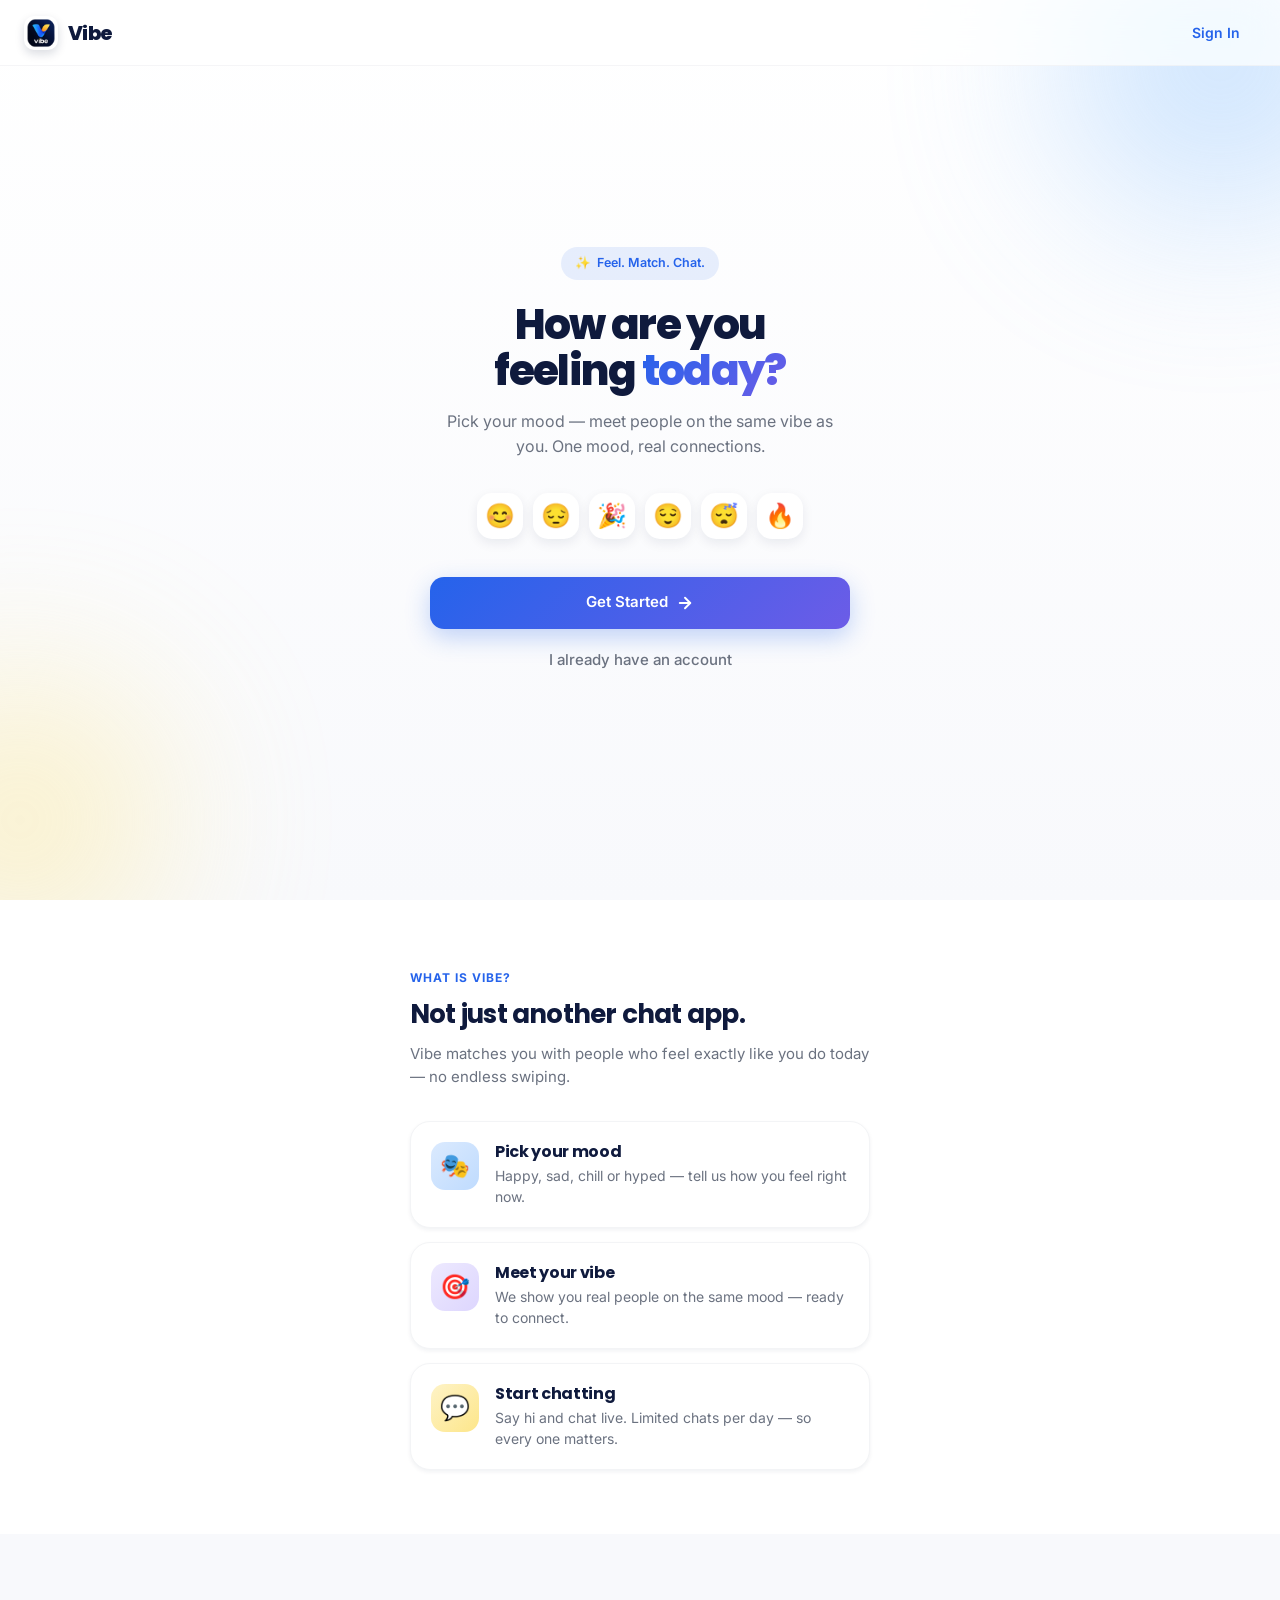
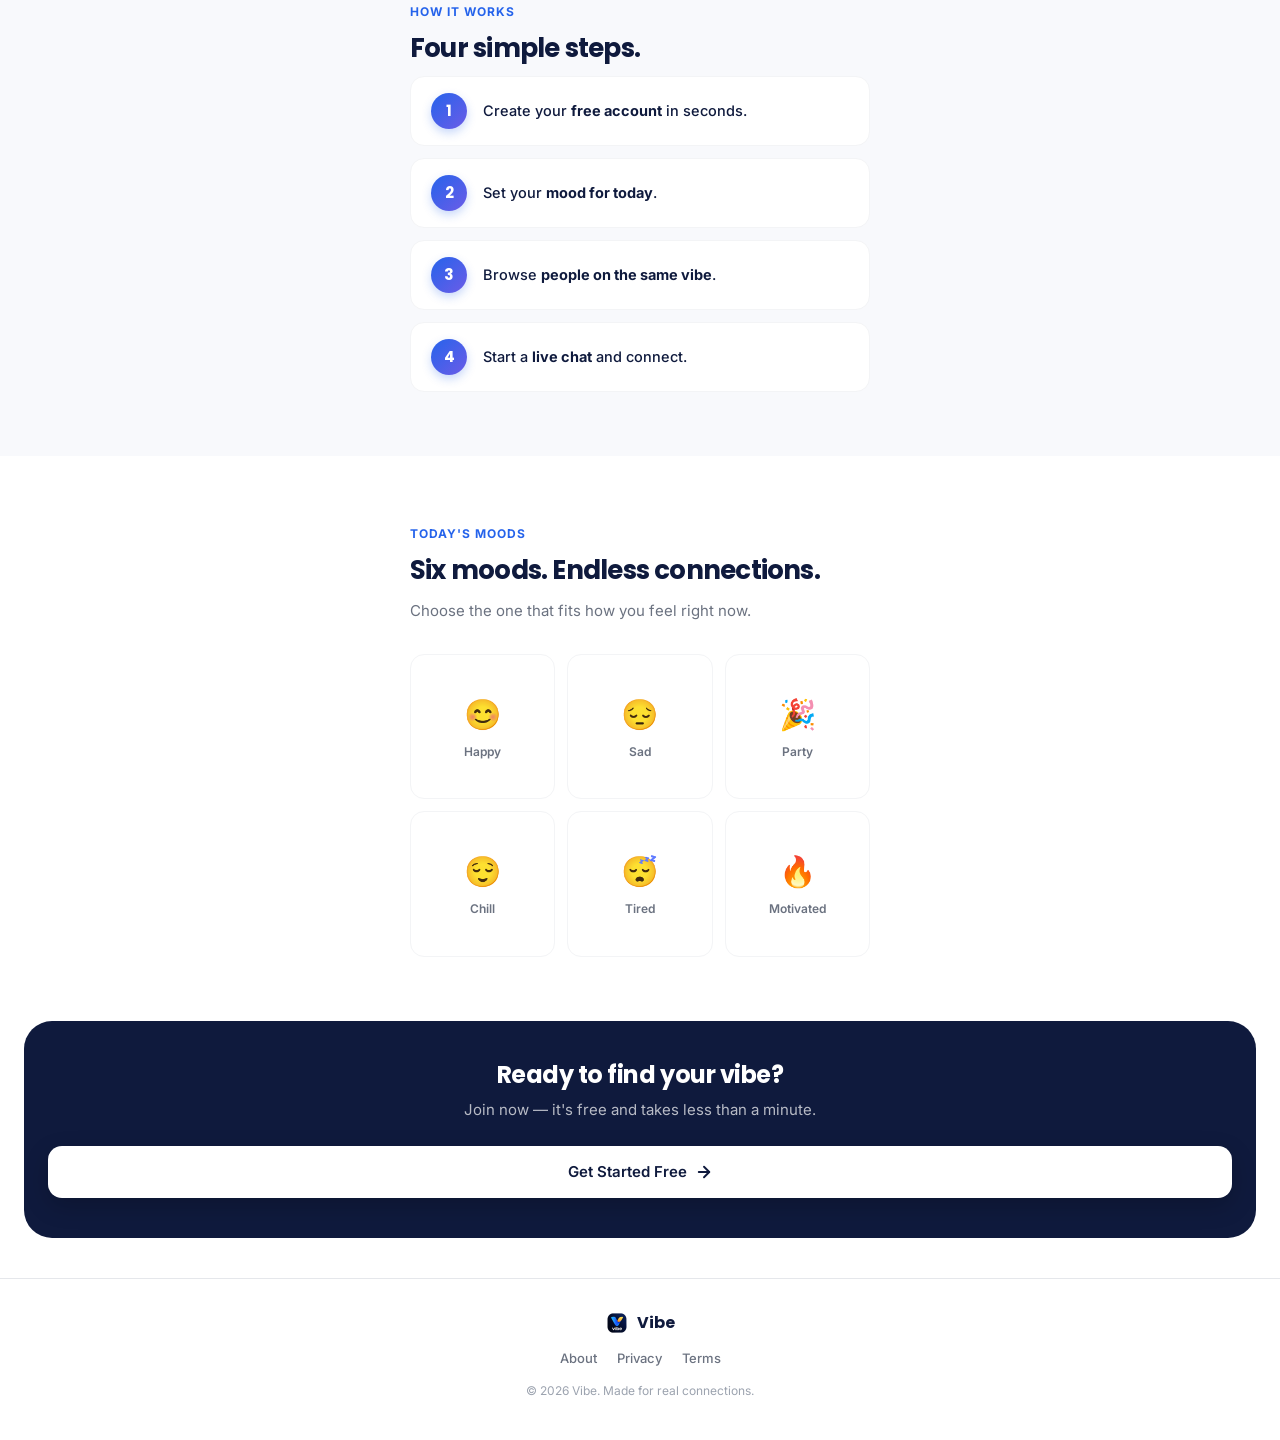
<file: index.html>
<!DOCTYPE html>
<html lang="en">
<head>
<meta charset="UTF-8">
<meta name="viewport" content="width=device-width, initial-scale=1.0, maximum-scale=1.0, user-scalable=no, viewport-fit=cover">
<meta name="theme-color" content="#0F1A3D">
<meta name="description" content="Vibe — Find friends who match your mood today.">

<!-- PWA -->
<link rel="manifest" href="manifest.json">
<link rel="apple-touch-icon" href="assets/icons/apple-touch-icon.png">
<link rel="icon" type="image/png" sizes="32x32" href="assets/icons/favicon-32x32.png">
<link rel="icon" type="image/png" sizes="16x16" href="assets/icons/favicon-16x16.png">
<link rel="icon" href="assets/icons/favicon.ico">

<!-- Fonts -->
<link rel="preconnect" href="https://fonts.googleapis.com">
<link rel="preconnect" href="https://fonts.gstatic.com" crossorigin>
<link href="https://fonts.googleapis.com/css2?family=Poppins:wght@600;700;800&family=Inter:wght@400;500;600;700&display=swap" rel="stylesheet">

<!-- Global Styles -->
<link rel="stylesheet" href="css/global.css">

<title>Vibe — Match Your Mood</title>

<style>
/* ============================================
   LANDING PAGE — Specific Styles
============================================ */

/* ---------- Navbar ---------- */
.navbar {
  position: fixed;
  top: 0; left: 0; right: 0;
  padding: 14px 24px;
  display: flex;
  align-items: center;
  justify-content: space-between;
  background: rgba(255,255,255,0.75);
  backdrop-filter: saturate(180%) blur(20px);
  -webkit-backdrop-filter: saturate(180%) blur(20px);
  z-index: 100;
  border-bottom: 1px solid rgba(229,231,235,0.4);
}

.logo {
  display: flex;
  align-items: center;
  gap: 10px;
  font-family: 'Poppins', sans-serif;
  font-weight: 800;
  font-size: 20px;
  color: var(--text-primary);
  letter-spacing: -0.03em;
}

.logo-img {
  width: 34px;
  height: 34px;
  border-radius: 10px;
  object-fit: cover;
  box-shadow: 0 4px 10px rgba(15,26,61,0.15);
}

.nav-signin {
  font-size: 14px;
  font-weight: 600;
  color: var(--primary);
  padding: 8px 16px;
  border-radius: 10px;
  transition: background 0.2s;
}
.nav-signin:active { background: rgba(37,99,235,0.08); }

/* ---------- Hero ---------- */
.hero {
  min-height: 100vh;
  min-height: 100dvh;
  padding: 100px 24px 60px;
  display: flex;
  flex-direction: column;
  justify-content: center;
  align-items: center;
  text-align: center;
  position: relative;
  overflow: hidden;
  background: var(--gradient-hero);
}

/* Background blobs */
.hero::before,
.hero::after {
  content: '';
  position: absolute;
  border-radius: 50%;
  filter: blur(90px);
  opacity: 0.45;
  z-index: 0;
  pointer-events: none;
}
.hero::before {
  width: 320px; height: 320px;
  background: #93C5FD;
  top: -100px; right: -100px;
}
.hero::after {
  width: 280px; height: 280px;
  background: #FDE68A;
  bottom: -60px; left: -120px;
}

.hero-content {
  position: relative;
  z-index: 1;
  max-width: 420px;
  width: 100%;
}

.hero-badge {
  display: inline-flex;
  align-items: center;
  gap: 6px;
  background: rgba(37,99,235,0.1);
  color: var(--primary);
  font-size: 12.5px;
  font-weight: 600;
  padding: 7px 14px;
  border-radius: 100px;
  margin-bottom: 22px;
  animation: fadeUp 0.6s var(--ease) both;
}

.hero h1 {
  font-size: 42px;
  font-weight: 800;
  margin-bottom: 16px;
  letter-spacing: -0.04em;
  line-height: 1.08;
  animation: fadeUp 0.6s var(--ease) 0.08s both;
}

.hero h1 .gradient {
  background: var(--gradient-primary);
  -webkit-background-clip: text;
  -webkit-text-fill-color: transparent;
  background-clip: text;
}

.hero-subtitle {
  font-size: 16px;
  color: var(--text-secondary);
  margin-bottom: 34px;
  line-height: 1.55;
  animation: fadeUp 0.6s var(--ease) 0.16s both;
}

/* Mood emojis */
.mood-row {
  display: flex;
  justify-content: center;
  gap: 10px;
  margin-bottom: 38px;
  flex-wrap: nowrap;
  animation: fadeUp 0.6s var(--ease) 0.24s both;
}

.mood-emoji {
  width: 46px;
  height: 46px;
  border-radius: 15px;
  background: white;
  display: grid;
  place-items: center;
  font-size: 24px;
  box-shadow: 0 4px 12px rgba(15,26,61,0.08);
  animation: float 3s ease-in-out infinite;
  flex-shrink: 0;
}

.mood-emoji:nth-child(1) { animation-delay: 0s; }
.mood-emoji:nth-child(2) { animation-delay: 0.3s; }
.mood-emoji:nth-child(3) { animation-delay: 0.6s; }
.mood-emoji:nth-child(4) { animation-delay: 0.9s; }
.mood-emoji:nth-child(5) { animation-delay: 1.2s; }
.mood-emoji:nth-child(6) { animation-delay: 1.5s; }

.hero-actions {
  animation: fadeUp 0.6s var(--ease) 0.32s both;
}

.hero-actions .btn { margin-bottom: 10px; }

/* ---------- Section Base ---------- */
.section {
  padding: 64px 24px;
  position: relative;
}

.section-inner {
  max-width: 460px;
  margin: 0 auto;
}

.section-tag {
  display: inline-block;
  font-size: 12px;
  font-weight: 700;
  color: var(--primary);
  letter-spacing: 0.08em;
  text-transform: uppercase;
  margin-bottom: 12px;
}

.section-title {
  font-size: 26px;
  font-weight: 700;
  margin-bottom: 12px;
  letter-spacing: -0.03em;
}

.section-subtitle {
  font-size: 15px;
  color: var(--text-secondary);
  margin-bottom: 32px;
  line-height: 1.55;
}

/* ---------- About Cards ---------- */
.about-cards {
  display: flex;
  flex-direction: column;
  gap: 14px;
}

.about-card {
  display: flex;
  align-items: flex-start;
  gap: 16px;
  padding: 20px;
  background: var(--bg-primary);
  border-radius: var(--radius-lg);
  border: 1px solid var(--border-light);
  box-shadow: var(--shadow-sm);
  transition: all var(--transition);
}

.about-card:active {
  transform: scale(0.98);
  box-shadow: var(--shadow-md);
}

.about-icon {
  width: 48px;
  height: 48px;
  border-radius: 14px;
  display: grid;
  place-items: center;
  font-size: 24px;
  flex-shrink: 0;
}

.about-icon.blue { background: linear-gradient(135deg, #DBEAFE, #BFDBFE); }
.about-icon.purple { background: linear-gradient(135deg, #EDE9FE, #DDD6FE); }
.about-icon.yellow { background: linear-gradient(135deg, #FEF3C7, #FDE68A); }

.about-text h3 {
  font-size: 16px;
  font-weight: 700;
  margin-bottom: 4px;
  font-family: 'Poppins', sans-serif;
}

.about-text p {
  font-size: 14px;
  color: var(--text-secondary);
  line-height: 1.5;
}

/* ---------- How It Works ---------- */
.how {
  background: var(--bg-secondary);
}

.how-steps {
  display: flex;
  flex-direction: column;
  gap: 12px;
}

.step {
  display: flex;
  align-items: center;
  gap: 16px;
  padding: 16px 20px;
  background: var(--bg-primary);
  border-radius: var(--radius-md);
  border: 1px solid var(--border-light);
}

.step-num {
  width: 36px;
  height: 36px;
  border-radius: 50%;
  background: var(--gradient-primary);
  color: white;
  display: grid;
  place-items: center;
  font-family: 'Poppins', sans-serif;
  font-weight: 700;
  font-size: 15px;
  flex-shrink: 0;
  box-shadow: 0 4px 10px rgba(37,99,235,0.25);
}

.step-text {
  font-size: 14.5px;
  font-weight: 500;
  color: var(--text-primary);
  line-height: 1.4;
}

.step-text strong { font-weight: 700; }

/* ---------- Mood Preview Grid ---------- */
.mood-grid {
  display: grid;
  grid-template-columns: repeat(3, 1fr);
  gap: 12px;
}

.mood-tile {
  aspect-ratio: 1;
  background: var(--bg-primary);
  border-radius: var(--radius-md);
  border: 1.5px solid var(--border-light);
  display: flex;
  flex-direction: column;
  align-items: center;
  justify-content: center;
  gap: 6px;
  transition: all var(--transition);
}

.mood-tile:active {
  transform: scale(0.95);
  border-color: var(--primary);
  box-shadow: 0 4px 12px rgba(37,99,235,0.15);
}

.mood-tile-emoji { font-size: 30px; }

.mood-tile-label {
  font-size: 12px;
  font-weight: 600;
  color: var(--text-secondary);
}

/* ---------- CTA ---------- */
.cta {
  background: var(--bg-navy);
  color: white;
  border-radius: var(--radius-xl);
  padding: 40px 24px;
  text-align: center;
  position: relative;
  overflow: hidden;
  margin: 0 24px 40px;
}

.cta::before {
  content: '';
  position: absolute;
  top: -50%;
  right: -30%;
  width: 200px;
  height: 200px;
  background: radial-gradient(circle, rgba(37,99,235,0.4) 0%, transparent 70%);
  pointer-events: none;
}

.cta::after {
  content: '';
  position: absolute;
  bottom: -50%;
  left: -30%;
  width: 200px;
  height: 200px;
  background: radial-gradient(circle, rgba(251,191,36,0.25) 0%, transparent 70%);
  pointer-events: none;
}

.cta h3 {
  font-size: 24px;
  font-weight: 700;
  color: white;
  margin-bottom: 10px;
  position: relative;
  z-index: 1;
  letter-spacing: -0.02em;
}

.cta p {
  font-size: 15px;
  color: rgba(255,255,255,0.7);
  margin-bottom: 24px;
  position: relative;
  z-index: 1;
  line-height: 1.5;
}

.cta .btn {
  position: relative;
  z-index: 1;
  background: white;
  color: var(--text-primary);
  box-shadow: 0 8px 24px rgba(0,0,0,0.2);
}

.cta .btn:active {
  transform: scale(0.97);
}

/* ---------- Footer ---------- */
.footer {
  text-align: center;
  padding: 32px 24px 40px;
  border-top: 1px solid var(--border);
}

.footer-logo {
  display: inline-flex;
  align-items: center;
  gap: 8px;
  font-family: 'Poppins', sans-serif;
  font-weight: 700;
  font-size: 16px;
  margin-bottom: 14px;
  color: var(--text-primary);
}

.footer-logo img {
  width: 24px;
  height: 24px;
  border-radius: 6px;
}

.footer-links {
  display: flex;
  justify-content: center;
  gap: 20px;
  margin-bottom: 14px;
  font-size: 13px;
}

.footer-links a {
  color: var(--text-secondary);
  font-weight: 500;
}

.footer-copy {
  font-size: 12px;
  color: var(--text-tertiary);
}
</style>
</head>
<body>

<!-- ============================================
     NAVBAR
============================================ -->
<nav class="navbar">
  <div class="logo">
    <img src="assets/icons/android-chrome-192x192.png" alt="Vibe" class="logo-img">
    <span>Vibe</span>
  </div>
  <a href="login.html" class="nav-signin">Sign In</a>
</nav>

<!-- ============================================
     HERO
============================================ -->
<section class="hero">
  <div class="hero-content">
    <div class="hero-badge">
      <span>✨</span>
      <span>Feel. Match. Chat.</span>
    </div>

    <h1>
      How are you <br>
      feeling <span class="gradient">today?</span>
    </h1>

    <p class="hero-subtitle">
      Pick your mood — meet people on the same vibe as you. One mood, real connections.
    </p>

    <div class="mood-row">
      <div class="mood-emoji">😊</div>
      <div class="mood-emoji">😔</div>
      <div class="mood-emoji">🎉</div>
      <div class="mood-emoji">😌</div>
      <div class="mood-emoji">😴</div>
      <div class="mood-emoji">🔥</div>
    </div>

    <div class="hero-actions">
      <a href="register.html" class="btn btn-primary btn-block">
        Get Started
        <svg width="18" height="18" viewBox="0 0 24 24" fill="none" stroke="currentColor" stroke-width="2.5" stroke-linecap="round" stroke-linejoin="round">
          <line x1="5" y1="12" x2="19" y2="12"></line>
          <polyline points="12 5 19 12 12 19"></polyline>
        </svg>
      </a>
      <a href="login.html" class="btn btn-ghost btn-block">
        I already have an account
      </a>
    </div>
  </div>
</section>

<!-- ============================================
     ABOUT
============================================ -->
<section class="section">
  <div class="section-inner">
    <span class="section-tag">What is Vibe?</span>
    <h2 class="section-title">Not just another chat app.</h2>
    <p class="section-subtitle">
      Vibe matches you with people who feel exactly like you do today — no endless swiping.
    </p>

    <div class="about-cards stagger">
      <div class="about-card">
        <div class="about-icon blue">🎭</div>
        <div class="about-text">
          <h3>Pick your mood</h3>
          <p>Happy, sad, chill or hyped — tell us how you feel right now.</p>
        </div>
      </div>

      <div class="about-card">
        <div class="about-icon purple">🎯</div>
        <div class="about-text">
          <h3>Meet your vibe</h3>
          <p>We show you real people on the same mood — ready to connect.</p>
        </div>
      </div>

      <div class="about-card">
        <div class="about-icon yellow">💬</div>
        <div class="about-text">
          <h3>Start chatting</h3>
          <p>Say hi and chat live. Limited chats per day — so every one matters.</p>
        </div>
      </div>
    </div>
  </div>
</section>

<!-- ============================================
     HOW IT WORKS
============================================ -->
<section class="section how">
  <div class="section-inner">
    <span class="section-tag">How it works</span>
    <h2 class="section-title">Four simple steps.</h2>

    <div class="how-steps">
      <div class="step">
        <div class="step-num">1</div>
        <div class="step-text">Create your <strong>free account</strong> in seconds.</div>
      </div>
      <div class="step">
        <div class="step-num">2</div>
        <div class="step-text">Set your <strong>mood for today</strong>.</div>
      </div>
      <div class="step">
        <div class="step-num">3</div>
        <div class="step-text">Browse <strong>people on the same vibe</strong>.</div>
      </div>
      <div class="step">
        <div class="step-num">4</div>
        <div class="step-text">Start a <strong>live chat</strong> and connect.</div>
      </div>
    </div>
  </div>
</section>

<!-- ============================================
     MOODS PREVIEW
============================================ -->
<section class="section">
  <div class="section-inner">
    <span class="section-tag">Today's moods</span>
    <h2 class="section-title">Six moods. Endless connections.</h2>
    <p class="section-subtitle">
      Choose the one that fits how you feel right now.
    </p>

    <div class="mood-grid stagger">
      <div class="mood-tile">
        <span class="mood-tile-emoji">😊</span>
        <span class="mood-tile-label">Happy</span>
      </div>
      <div class="mood-tile">
        <span class="mood-tile-emoji">😔</span>
        <span class="mood-tile-label">Sad</span>
      </div>
      <div class="mood-tile">
        <span class="mood-tile-emoji">🎉</span>
        <span class="mood-tile-label">Party</span>
      </div>
      <div class="mood-tile">
        <span class="mood-tile-emoji">😌</span>
        <span class="mood-tile-label">Chill</span>
      </div>
      <div class="mood-tile">
        <span class="mood-tile-emoji">😴</span>
        <span class="mood-tile-label">Tired</span>
      </div>
      <div class="mood-tile">
        <span class="mood-tile-emoji">🔥</span>
        <span class="mood-tile-label">Motivated</span>
      </div>
    </div>
  </div>
</section>

<!-- ============================================
     CTA
============================================ -->
<section class="cta">
  <h3>Ready to find your vibe?</h3>
  <p>Join now — it's free and takes less than a minute.</p>
  <a href="register.html" class="btn btn-block">
    Get Started Free
    <svg width="18" height="18" viewBox="0 0 24 24" fill="none" stroke="currentColor" stroke-width="2.5" stroke-linecap="round" stroke-linejoin="round">
      <line x1="5" y1="12" x2="19" y2="12"></line>
      <polyline points="12 5 19 12 12 19"></polyline>
    </svg>
  </a>
</section>

<!-- ============================================
     FOOTER
============================================ -->
<footer class="footer">
  <div class="footer-logo">
    <img src="assets/icons/android-chrome-192x192.png" alt="Vibe">
    <span>Vibe</span>
  </div>
  <div class="footer-links">
    <a href="#">About</a>
    <a href="#">Privacy</a>
    <a href="#">Terms</a>
  </div>
  <p class="footer-copy">© 2026 Vibe. Made for real connections.</p>
</footer>

<!-- ============================================
     SCRIPT
============================================ -->
<script>
  // Register service worker (only if available)
  if ('serviceWorker' in navigator) {
    window.addEventListener('load', () => {
      navigator.serviceWorker.register('sw.js')
        .then(reg => console.log('✅ SW registered'))
        .catch(err => console.log('SW registration failed:', err));
    });
  }

  // Smooth scroll for anchor links
  document.querySelectorAll('a[href^="#"]').forEach(link => {
    link.addEventListener('click', (e) => {
      const id = link.getAttribute('href');
      if (id && id !== '#') {
        const target = document.querySelector(id);
        if (target) {
          e.preventDefault();
          target.scrollIntoView({ behavior: 'smooth', block: 'start' });
        }
      }
    });
  });
</script>

</body>
</html>
</file>
<file: css/global.css>
/* ============================================
   VIBE — Global Design System
   ============================================
   Colors inspired by the Vibe app icon:
   Navy + Blue gradient + Golden yellow
============================================ */

/* ============================================
   1. CSS VARIABLES (Design Tokens)
============================================ */
:root {
  /* Primary — Blue (from icon) */
  --primary: #2563EB;
  --primary-dark: #1D4ED8;
  --primary-light: #3B82F6;
  --primary-lighter: #DBEAFE;

  /* Secondary — Purple (gradient partner) */
  --secondary: #6C5CE7;
  --secondary-light: #A29BFE;

  /* Accent — Golden (from icon's dot) */
  --accent: #FBBF24;
  --accent-dark: #F59E0B;

  /* Backgrounds */
  --bg-primary: #FFFFFF;
  --bg-secondary: #F8F9FC;
  --bg-tertiary: #F1F3F9;
  --bg-navy: #0F1A3D;

  /* Text */
  --text-primary: #0F1A3D;
  --text-secondary: #6B7280;
  --text-tertiary: #9CA3AF;
  --text-inverse: #FFFFFF;

  /* Status colors */
  --success: #10B981;
  --success-light: #D1FAE5;
  --warning: #F59E0B;
  --warning-light: #FEF3C7;
  --danger: #EF4444;
  --danger-light: #FEE2E2;

  /* Borders */
  --border: #E5E7EB;
  --border-light: #F3F4F6;

  /* Shadows */
  --shadow-xs: 0 1px 2px rgba(15,26,61,0.04);
  --shadow-sm: 0 2px 4px rgba(15,26,61,0.06);
  --shadow-md: 0 4px 12px rgba(15,26,61,0.08);
  --shadow-lg: 0 12px 32px rgba(15,26,61,0.12);
  --shadow-primary: 0 8px 24px rgba(37,99,235,0.28);

  /* Gradients */
  --gradient-primary: linear-gradient(135deg, #2563EB 0%, #6C5CE7 100%);
  --gradient-blue: linear-gradient(135deg, #3B82F6 0%, #2563EB 100%);
  --gradient-accent: linear-gradient(135deg, #FBBF24 0%, #F59E0B 100%);
  --gradient-hero: linear-gradient(180deg, #FFFFFF 0%, #F8F9FC 100%);

  /* Radii */
  --radius-sm: 10px;
  --radius-md: 14px;
  --radius-lg: 20px;
  --radius-xl: 28px;
  --radius-full: 9999px;

  /* Spacing */
  --space-xs: 6px;
  --space-sm: 12px;
  --space-md: 16px;
  --space-lg: 24px;
  --space-xl: 32px;
  --space-2xl: 48px;

  /* Transitions */
  --ease: cubic-bezier(0.4, 0, 0.2, 1);
  --transition-fast: 0.15s var(--ease);
  --transition: 0.25s var(--ease);
  --transition-slow: 0.4s var(--ease);
}

/* ============================================
   2. RESET & BASE
============================================ */
*,
*::before,
*::after {
  margin: 0;
  padding: 0;
  box-sizing: border-box;
  -webkit-tap-highlight-color: transparent;
}

html {
  font-size: 16px;
  scroll-behavior: smooth;
  -webkit-text-size-adjust: 100%;
}

body {
  font-family: 'Inter', -apple-system, BlinkMacSystemFont, 'Segoe UI', sans-serif;
  background: var(--bg-primary);
  color: var(--text-primary);
  line-height: 1.5;
  overflow-x: hidden;
  -webkit-font-smoothing: antialiased;
  -moz-osx-font-smoothing: grayscale;
  min-height: 100vh;
  min-height: 100dvh;
}

h1, h2, h3, h4, h5, h6 {
  font-family: 'Poppins', sans-serif;
  font-weight: 700;
  letter-spacing: -0.02em;
  line-height: 1.2;
  color: var(--text-primary);
}

h1 { font-size: 2rem; font-weight: 800; }
h2 { font-size: 1.5rem; }
h3 { font-size: 1.25rem; }

p { color: var(--text-secondary); }

a {
  color: var(--primary);
  text-decoration: none;
  transition: color var(--transition-fast);
}
a:active { color: var(--primary-dark); }

button {
  font-family: inherit;
  cursor: pointer;
  border: none;
  background: none;
  color: inherit;
  font-size: inherit;
}

input, textarea, select {
  font-family: inherit;
  font-size: inherit;
  color: inherit;
}

img, svg { display: block; max-width: 100%; }

ul, ol { list-style: none; }

/* ============================================
   3. LAYOUT HELPERS
============================================ */
.container {
  width: 100%;
  max-width: 480px;
  margin: 0 auto;
  padding: 0 var(--space-lg);
}

.container-wide {
  max-width: 640px;
}

.flex { display: flex; }
.flex-col { flex-direction: column; }
.items-center { align-items: center; }
.justify-center { justify-content: center; }
.justify-between { justify-content: space-between; }
.gap-sm { gap: var(--space-sm); }
.gap-md { gap: var(--space-md); }
.gap-lg { gap: var(--space-lg); }

.text-center { text-align: center; }
.text-secondary { color: var(--text-secondary); }
.text-sm { font-size: 0.875rem; }
.text-xs { font-size: 0.75rem; }

.hidden { display: none !important; }

/* ============================================
   4. BUTTONS
============================================ */
.btn {
  display: inline-flex;
  align-items: center;
  justify-content: center;
  gap: 8px;
  padding: 14px 24px;
  font-size: 15px;
  font-weight: 600;
  border-radius: var(--radius-md);
  transition: all var(--transition);
  white-space: nowrap;
  user-select: none;
  position: relative;
  overflow: hidden;
  min-height: 52px;
}

.btn:disabled {
  opacity: 0.5;
  cursor: not-allowed;
  transform: none !important;
}

.btn-block { width: 100%; }

.btn-primary {
  background: var(--gradient-primary);
  color: white;
  box-shadow: var(--shadow-primary);
}
.btn-primary:active:not(:disabled) {
  transform: scale(0.97);
  box-shadow: 0 4px 12px rgba(37,99,235,0.3);
}

.btn-secondary {
  background: var(--bg-secondary);
  color: var(--text-primary);
  border: 1.5px solid var(--border);
}
.btn-secondary:active:not(:disabled) {
  background: var(--bg-tertiary);
  transform: scale(0.97);
}

.btn-ghost {
  background: transparent;
  color: var(--text-secondary);
  font-weight: 500;
  padding: 10px 16px;
  min-height: 44px;
}
.btn-ghost:active { color: var(--primary); }

.btn-outline {
  background: transparent;
  color: var(--primary);
  border: 1.5px solid var(--primary);
}
.btn-outline:active {
  background: var(--primary-lighter);
  transform: scale(0.97);
}

.btn-danger {
  background: var(--danger);
  color: white;
}
.btn-danger:active { background: #DC2626; transform: scale(0.97); }

/* Button loading state */
.btn.loading {
  color: transparent !important;
  pointer-events: none;
}
.btn.loading::after {
  content: '';
  position: absolute;
  width: 18px;
  height: 18px;
  border: 2px solid rgba(255,255,255,0.3);
  border-top-color: white;
  border-radius: 50%;
  animation: spin 0.6s linear infinite;
}
@keyframes spin {
  to { transform: rotate(360deg); }
}

/* ============================================
   5. CARDS
============================================ */
.card {
  background: var(--bg-primary);
  border-radius: var(--radius-lg);
  padding: var(--space-lg);
  box-shadow: var(--shadow-sm);
  border: 1px solid var(--border-light);
  transition: all var(--transition);
}

.card-interactive:active {
  transform: scale(0.98);
  box-shadow: var(--shadow-md);
}

.card-elevated {
  box-shadow: var(--shadow-md);
}

/* ============================================
   6. FORM ELEMENTS
============================================ */
.form-group {
  margin-bottom: var(--space-md);
}

.form-label {
  display: block;
  font-size: 14px;
  font-weight: 600;
  color: var(--text-primary);
  margin-bottom: 8px;
}

.form-input,
.form-textarea,
.form-select {
  width: 100%;
  padding: 14px 16px;
  font-size: 15px;
  background: var(--bg-secondary);
  border: 1.5px solid transparent;
  border-radius: var(--radius-md);
  color: var(--text-primary);
  transition: all var(--transition-fast);
  outline: none;
  min-height: 52px;
}

.form-input:focus,
.form-textarea:focus,
.form-select:focus {
  background: var(--bg-primary);
  border-color: var(--primary);
  box-shadow: 0 0 0 4px rgba(37,99,235,0.1);
}

.form-input::placeholder,
.form-textarea::placeholder {
  color: var(--text-tertiary);
}

.form-textarea {
  min-height: 100px;
  resize: vertical;
  line-height: 1.5;
}

.form-error {
  font-size: 13px;
  color: var(--danger);
  margin-top: 6px;
  display: flex;
  align-items: center;
  gap: 4px;
}

.form-hint {
  font-size: 12px;
  color: var(--text-tertiary);
  margin-top: 6px;
}

/* ============================================
   7. STATUS DOT (Active Status Indicator)
============================================ */
.status-dot {
  width: 10px;
  height: 10px;
  border-radius: 50%;
  display: inline-block;
  flex-shrink: 0;
}

.status-dot.green {
  background: var(--success);
  box-shadow: 0 0 0 3px rgba(16,185,129,0.2);
  animation: pulse-green 2s ease-in-out infinite;
}
.status-dot.yellow {
  background: var(--warning);
  box-shadow: 0 0 0 3px rgba(245,158,11,0.2);
}
.status-dot.gray {
  background: var(--text-tertiary);
  box-shadow: 0 0 0 3px rgba(156,163,175,0.15);
}

@keyframes pulse-green {
  0%, 100% { box-shadow: 0 0 0 3px rgba(16,185,129,0.2); }
  50% { box-shadow: 0 0 0 6px rgba(16,185,129,0.05); }
}

/* ============================================
   8. AVATAR (Text-based, no images)
============================================ */
.avatar {
  width: 48px;
  height: 48px;
  border-radius: 50%;
  background: var(--gradient-primary);
  color: white;
  display: grid;
  place-items: center;
  font-family: 'Poppins', sans-serif;
  font-weight: 700;
  font-size: 18px;
  flex-shrink: 0;
  text-transform: uppercase;
  position: relative;
}

.avatar-sm { width: 36px; height: 36px; font-size: 14px; }
.avatar-lg { width: 64px; height: 64px; font-size: 24px; }
.avatar-xl { width: 96px; height: 96px; font-size: 36px; }

.avatar-wrapper {
  position: relative;
  display: inline-block;
}

.avatar-wrapper .status-dot {
  position: absolute;
  bottom: 0;
  right: 0;
  border: 2.5px solid var(--bg-primary);
  width: 14px;
  height: 14px;
}

/* ============================================
   9. BADGES & CHIPS
============================================ */
.badge {
  display: inline-flex;
  align-items: center;
  gap: 4px;
  padding: 4px 10px;
  font-size: 12px;
  font-weight: 600;
  border-radius: var(--radius-full);
  background: var(--primary-lighter);
  color: var(--primary);
}

.badge-success {
  background: var(--success-light);
  color: #047857;
}

.badge-warning {
  background: var(--warning-light);
  color: #B45309;
}

.badge-danger {
  background: var(--danger-light);
  color: #B91C1C;
}

.chip {
  display: inline-flex;
  align-items: center;
  padding: 8px 14px;
  font-size: 13px;
  font-weight: 500;
  border-radius: var(--radius-full);
  background: var(--bg-secondary);
  color: var(--text-secondary);
  border: 1.5px solid var(--border-light);
  transition: all var(--transition-fast);
  cursor: pointer;
  user-select: none;
}

.chip.active,
.chip.selected {
  background: var(--primary);
  color: white;
  border-color: var(--primary);
}

.chip:active {
  transform: scale(0.95);
}

/* ============================================
   10. ANIMATIONS
============================================ */
@keyframes fadeUp {
  from {
    opacity: 0;
    transform: translateY(16px);
  }
  to {
    opacity: 1;
    transform: translateY(0);
  }
}

@keyframes fadeIn {
  from { opacity: 0; }
  to { opacity: 1; }
}

@keyframes scaleIn {
  from {
    opacity: 0;
    transform: scale(0.9);
  }
  to {
    opacity: 1;
    transform: scale(1);
  }
}

@keyframes float {
  0%, 100% { transform: translateY(0); }
  50% { transform: translateY(-8px); }
}

@keyframes slideDown {
  from {
    opacity: 0;
    transform: translateY(-10px);
  }
  to {
    opacity: 1;
    transform: translateY(0);
  }
}

.animate-fadeUp { animation: fadeUp 0.5s var(--ease) both; }
.animate-fadeIn { animation: fadeIn 0.4s var(--ease) both; }
.animate-scaleIn { animation: scaleIn 0.4s var(--ease) both; }

/* Stagger animation helper */
.stagger > * {
  animation: fadeUp 0.5s var(--ease) both;
}
.stagger > *:nth-child(1) { animation-delay: 0.05s; }
.stagger > *:nth-child(2) { animation-delay: 0.10s; }
.stagger > *:nth-child(3) { animation-delay: 0.15s; }
.stagger > *:nth-child(4) { animation-delay: 0.20s; }
.stagger > *:nth-child(5) { animation-delay: 0.25s; }
.stagger > *:nth-child(6) { animation-delay: 0.30s; }

/* ============================================
   11. DIVIDER
============================================ */
.divider {
  height: 1px;
  background: var(--border);
  margin: var(--space-lg) 0;
  border: none;
}

.divider-text {
  display: flex;
  align-items: center;
  gap: var(--space-sm);
  color: var(--text-tertiary);
  font-size: 13px;
  margin: var(--space-lg) 0;
}
.divider-text::before,
.divider-text::after {
  content: '';
  flex: 1;
  height: 1px;
  background: var(--border);
}

/* ============================================
   12. UTILITY
============================================ */
.mt-sm { margin-top: var(--space-sm); }
.mt-md { margin-top: var(--space-md); }
.mt-lg { margin-top: var(--space-lg); }
.mt-xl { margin-top: var(--space-xl); }
.mb-sm { margin-bottom: var(--space-sm); }
.mb-md { margin-bottom: var(--space-md); }
.mb-lg { margin-bottom: var(--space-lg); }
.mb-xl { margin-bottom: var(--space-xl); }

.p-sm { padding: var(--space-sm); }
.p-md { padding: var(--space-md); }
.p-lg { padding: var(--space-lg); }

/* Safe area for iPhone notch */
.safe-top { padding-top: env(safe-area-inset-top); }
.safe-bottom { padding-bottom: env(safe-area-inset-bottom); }

/* Scrollbar hide */
.no-scrollbar::-webkit-scrollbar { display: none; }
.no-scrollbar { -ms-overflow-style: none; scrollbar-width: none; }

/* Prevent text selection */
.no-select { user-select: none; -webkit-user-select: none; }

/* ============================================
   13. LOADING SPINNER
============================================ */
.spinner {
  width: 24px;
  height: 24px;
  border: 2.5px solid var(--border);
  border-top-color: var(--primary);
  border-radius: 50%;
  animation: spin 0.7s linear infinite;
}

.spinner-lg {
  width: 40px;
  height: 40px;
  border-width: 3px;
}

.loading-center {
  display: flex;
  align-items: center;
  justify-content: center;
  padding: var(--space-2xl) 0;
}

/* ============================================
   14. EMPTY STATE
============================================ */
.empty-state {
  text-align: center;
  padding: var(--space-2xl) var(--space-lg);
}

.empty-state-icon {
  font-size: 56px;
  margin-bottom: var(--space-md);
  opacity: 0.6;
}

.empty-state-title {
  font-size: 18px;
  font-weight: 600;
  margin-bottom: 8px;
  color: var(--text-primary);
}

.empty-state-text {
  font-size: 14px;
  color: var(--text-secondary);
  max-width: 280px;
  margin: 0 auto;
}

/* ============================================
   15. TOAST
============================================ */
.toast {
  position: fixed;
  bottom: 100px;
  left: 50%;
  transform: translateX(-50%) translateY(100px);
  background: var(--bg-navy);
  color: white;
  padding: 14px 22px;
  border-radius: var(--radius-md);
  font-size: 14px;
  font-weight: 500;
  z-index: 9999;
  box-shadow: var(--shadow-lg);
  transition: transform 0.3s var(--ease);
  max-width: 90vw;
  text-align: center;
}
.toast.show {
  transform: translateX(-50%) translateY(0);
}
.toast.toast-error { background: var(--danger); }
.toast.toast-success { background: var(--success); }
</file>
